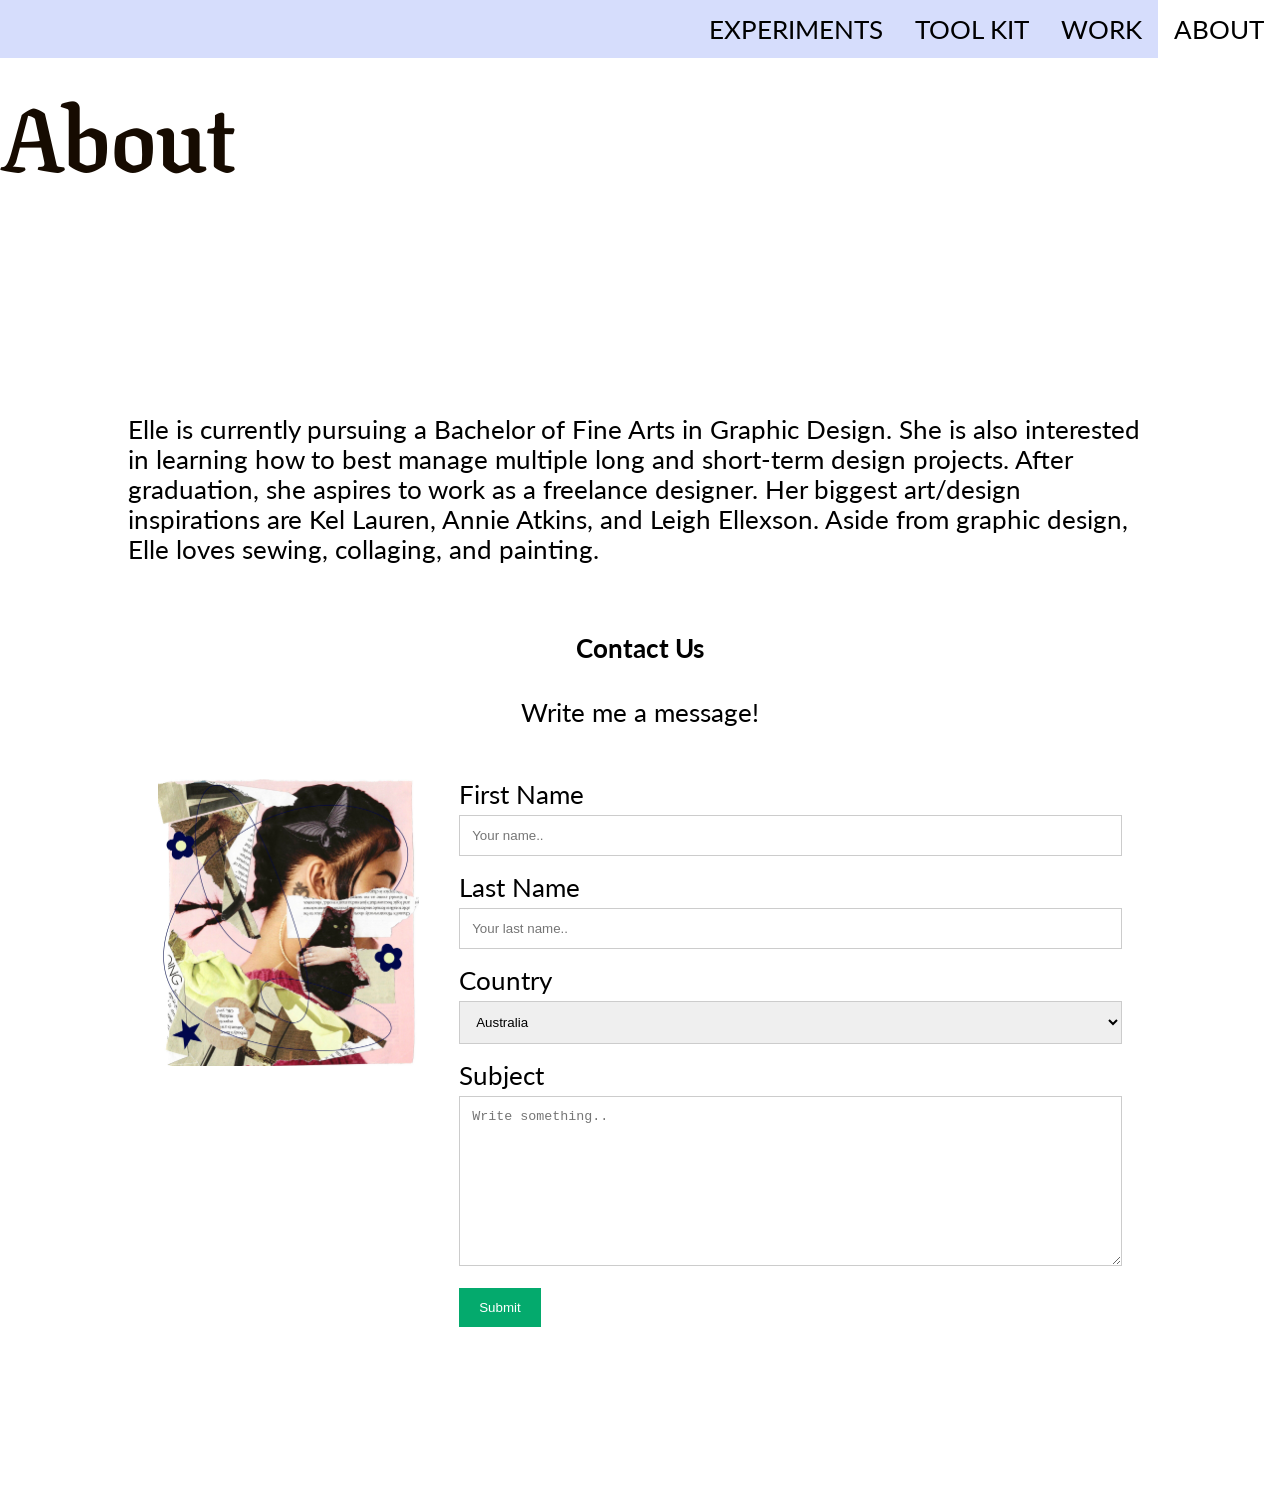
<file: index.html>
<!doctype html>
<html>
<head>
<meta charset="UTF-8">
<title>Portfolio</title>
<link href="style.css" rel="stylesheet" type="text/css">
	
<link rel="preconnect" href="https://fonts.googleapis.com">
<link rel="preconnect" href="https://fonts.gstatic.com" crossorigin>
<link href="https://fonts.googleapis.com/css2?family=Lato:ital,wght@0,100;0,300;0,400;0,700;0,900;1,100;1,300;1,400;1,700;1,900&display=swap " rel="stylesheet">

<link rel="preconnect" href="https://fonts.googleapis.com">
<link rel="preconnect" href="https://fonts.gstatic.com" crossorigin>
<link href="https://fonts.googleapis.com/css2?family=Texturina:ital,opsz,wght@0,12..72,800;1,12..72,800&display=swap" rel="stylesheet">
	
</head>

<body>
	
	<ul class="topnav">
	  <li><a class="active" href="index.html">ABOUT</a></li>
	  <li><a href="work.html">WORK</a></li>
	  <li><a href="toolkit.html">TOOL KIT</a></li>
	  <li><a href="experiments.html">EXPERIMENTS</a></li>
	</ul>
	
	<header>
	<h1> About </h1>
	</header>
	
	<section> 
		
	<p> Elle is currently pursuing a Bachelor of Fine Arts in Graphic Design. She is also interested in learning how to best manage multiple long and short-term design projects. After graduation, she aspires to work as a freelance designer. Her biggest art/design inspirations are Kel Lauren, Annie Atkins, and Leigh Ellexson. Aside from graphic design, Elle loves sewing, collaging, and painting.</p>
		
	<div class="container">
  <div style="text-align:center">
    <h4>Contact Us</h4>
    <p>Write me a message!</p>
  </div>
  <div class="row">
    <div class="columnLeft">
      <img src="Images/ElleFortman_Collage1.jpg" style="width:100%">
    </div>
    <div class="columnRight">
      <form action="/action_page.php">
        <label for="fname">First Name</label>
        <input type="text" id="fname" name="firstname" placeholder="Your name..">
        <label for="lname">Last Name</label>
        <input type="text" id="lname" name="lastname" placeholder="Your last name..">
        <label for="country">Country</label>
        <select id="country" name="country">
          <option value="australia">Australia</option>
          <option value="canada">Canada</option>
          <option value="usa">USA</option>
        </select>
        <label for="subject">Subject</label>
        <textarea id="subject" name="subject" placeholder="Write something.." style="height:170px"></textarea>
        <input type="submit" value="Submit">
      </form>
    </div>
  </div>
</div>
		</section>
	
</body>
</html>
</file>
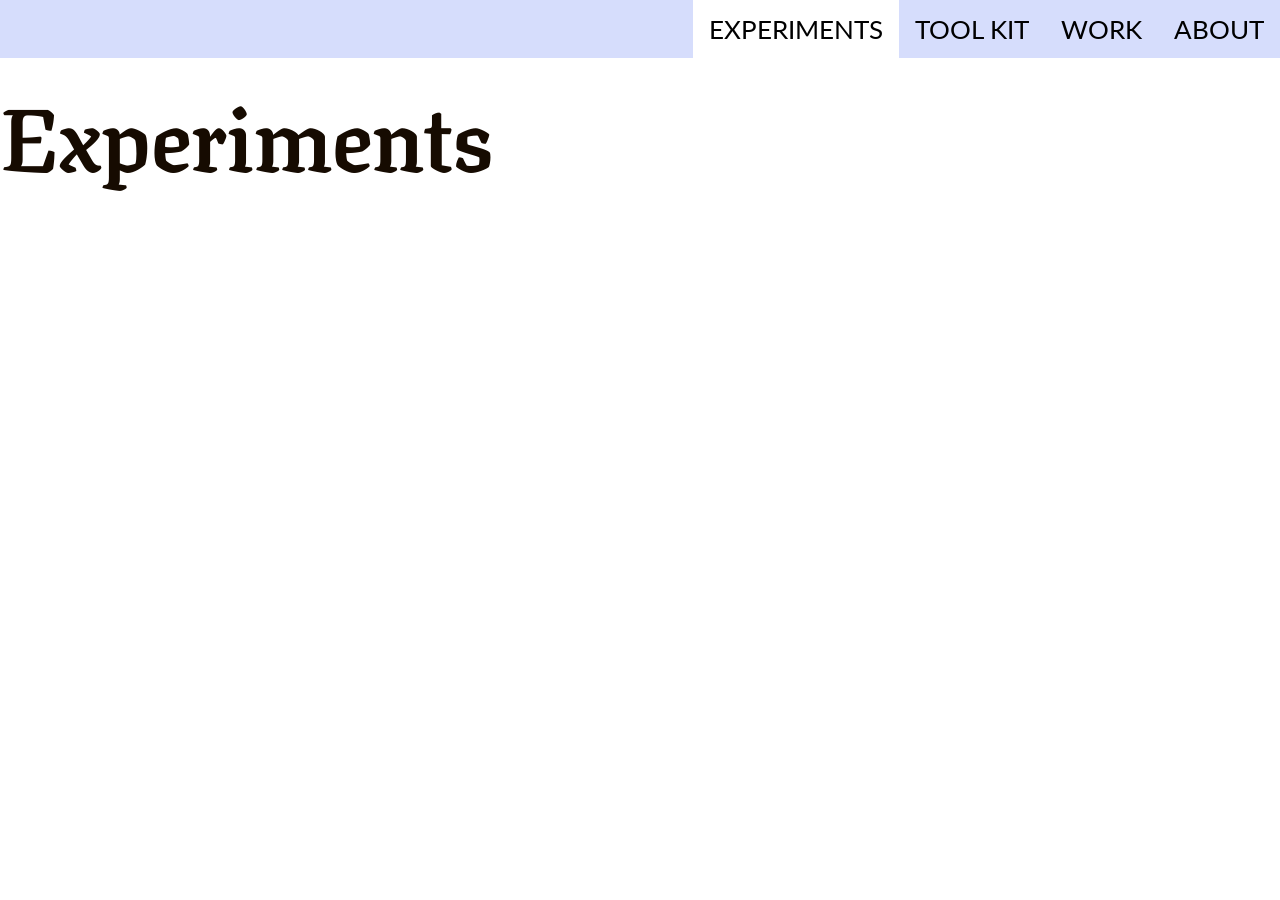
<file: Experiments.html>
<!doctype html>
<html>
<head>
<meta charset="UTF-8">
<title>Experiments</title>
<link href="style.css" rel="stylesheet" type="text/css">
</head>
	
<link rel="preconnect" href="https://fonts.googleapis.com">
<link rel="preconnect" href="https://fonts.gstatic.com" crossorigin>
<link href="https://fonts.googleapis.com/css2?family=Lato:ital,wght@0,100;0,300;0,400;0,700;0,900;1,100;1,300;1,400;1,700;1,900&display=swap " rel="stylesheet">

<link rel="preconnect" href="https://fonts.googleapis.com">
<link rel="preconnect" href="https://fonts.gstatic.com" crossorigin>
<link href="https://fonts.googleapis.com/css2?family=Texturina:ital,opsz,wght@0,12..72,800;1,12..72,800&display=swap" rel="stylesheet">

<body>
	
	<ul class="topnav">
	  <li><a href="index.html">ABOUT</a></li>
	  <li><a href="work.html">WORK</a></li>
	  <li><a href="toolkit.html">TOOL KIT</a></li>
	  <li><a class="active" href="experiments.html">EXPERIMENTS</a></li>
	</ul>
	
	<header>
	<h1> Experiments </h1>
	</header>
	
	
	
	
</body>
</html>
</file>
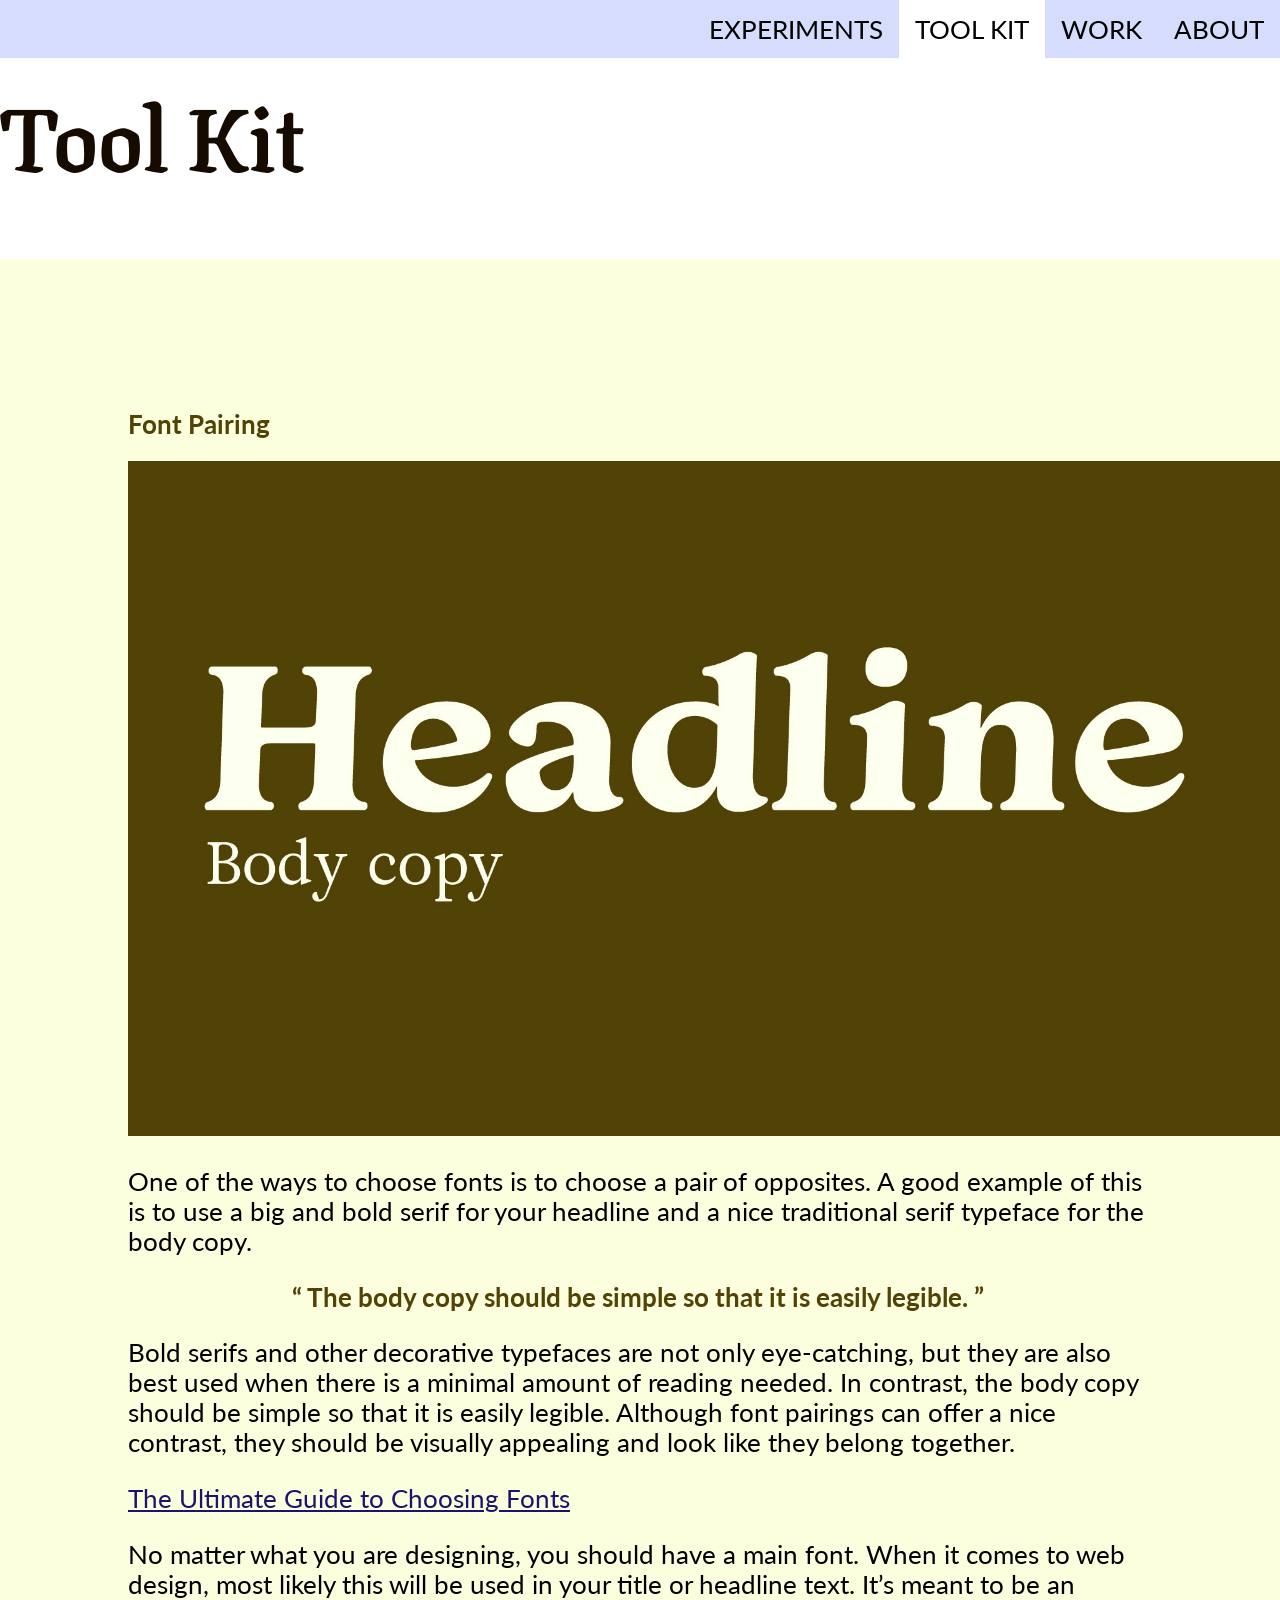
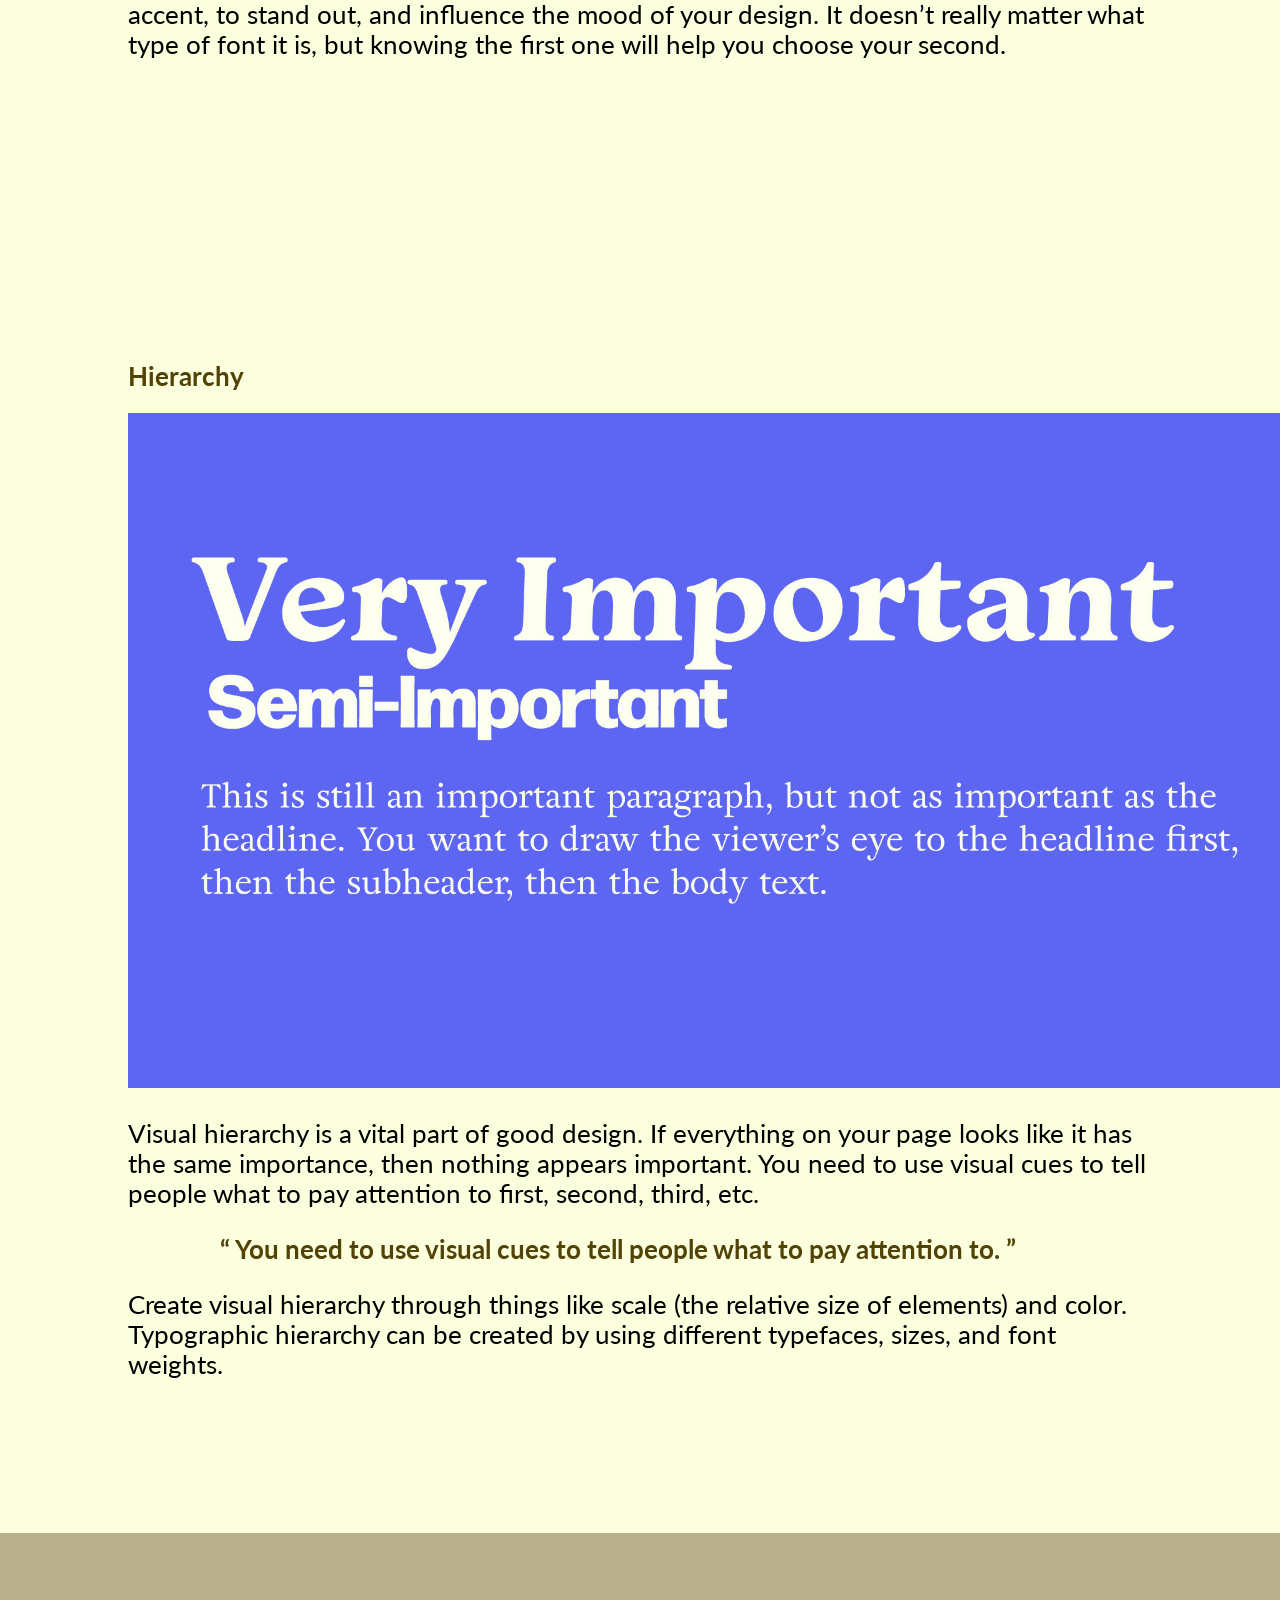
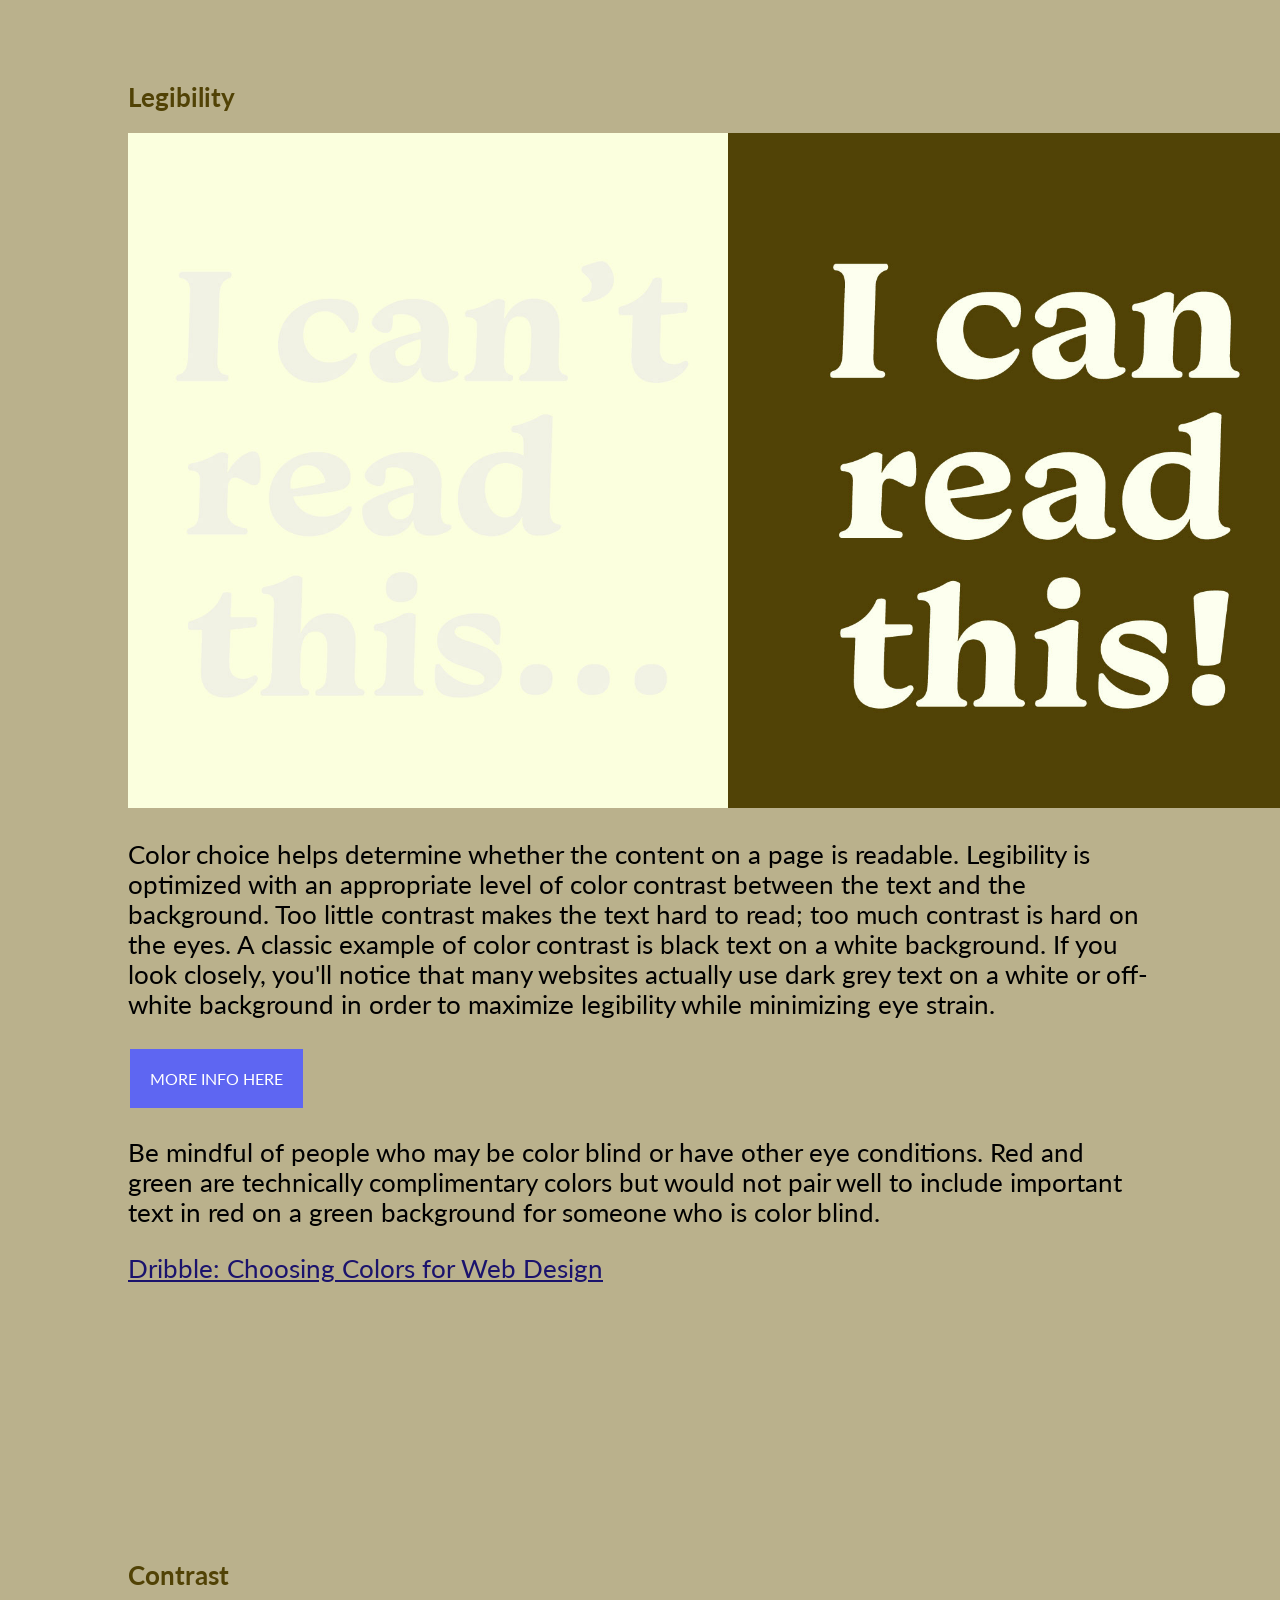
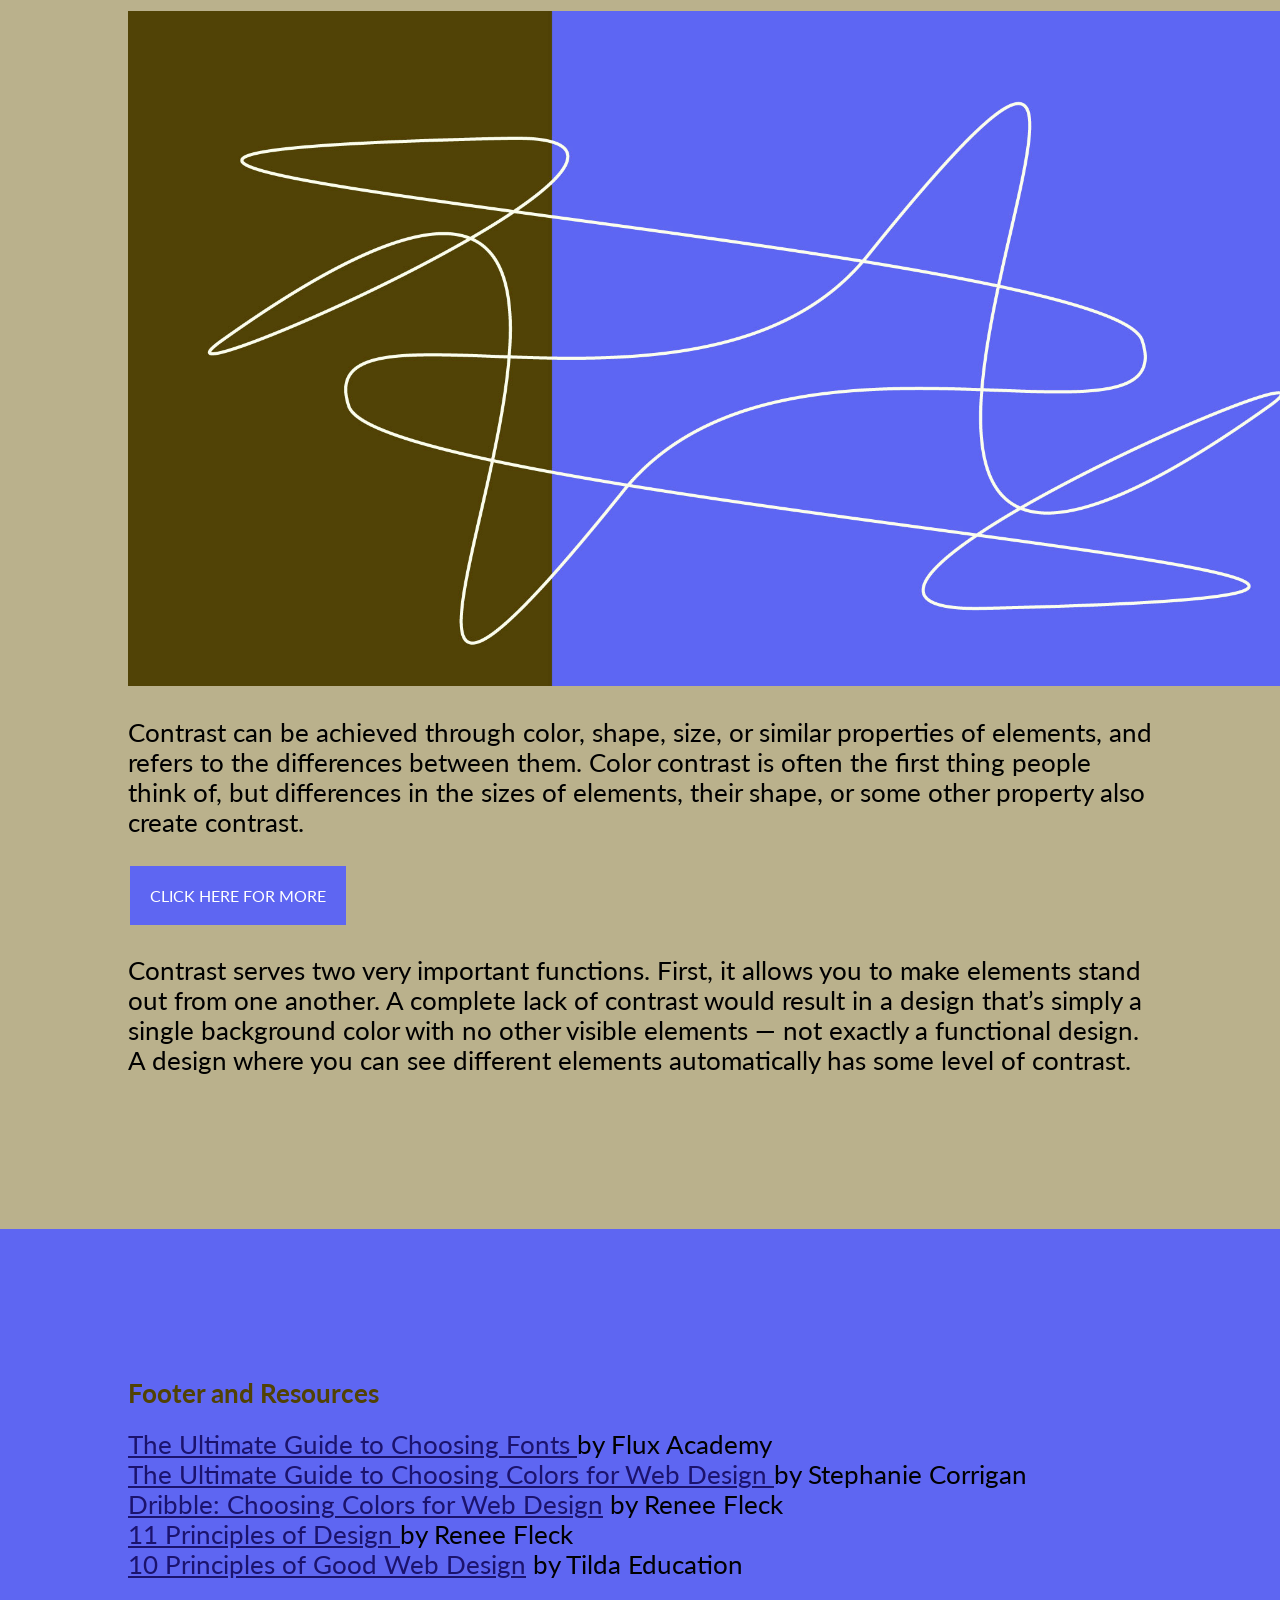
<file: ToolKit.html>
<!doctype html>
<html>
<head>
<meta charset="UTF-8">
<title>Tool Kit</title>
<link href="style.css" rel="stylesheet" type="text/css">
</head>	
	
<link rel="preconnect" href="https://fonts.googleapis.com">
<link rel="preconnect" href="https://fonts.gstatic.com" crossorigin>
<link href="https://fonts.googleapis.com/css2?family=Lato:ital,wght@0,100;0,300;0,400;0,700;0,900;1,100;1,300;1,400;1,700;1,900&display=swap " rel="stylesheet">

<link rel="preconnect" href="https://fonts.googleapis.com">
<link rel="preconnect" href="https://fonts.gstatic.com" crossorigin>
<link href="https://fonts.googleapis.com/css2?family=Texturina:ital,opsz,wght@0,12..72,800;1,12..72,800&display=swap" rel="stylesheet">

<body>
	
		<ul class="topnav">
	  <li><a href="index.html">ABOUT</a></li>
	  <li><a href="work.html">WORK</a></li>
	  <li><a class="active" href="toolkit.html">TOOL KIT</a></li>
	  <li><a href="experiments.html">EXPERIMENTS</a></li>
	</ul>
	
	<header>
	<h1> Tool Kit </h1>
	</header>
	
	<!--Typography Section-->
	<section class="sectionBG1">
	<h2> Font Pairing </h2>
	<img src="Images/fontpairing.jpg" alt="font pairing image" width="1200" height="auto"/> 
	<p> One of the ways to choose fonts is to choose a pair of opposites. A good example of this is to use a big and bold serif for your headline and a nice traditional serif typeface for the body copy. </p>
		
	<q class="qstyle1"> The body copy should be simple so that it is easily legible. </q>
	
	<p> Bold serifs and other decorative typefaces are not only eye-catching, but they are also best used when there is a minimal amount of reading needed. In contrast, the body copy should be simple so that it is easily legible. Although font pairings can offer a nice contrast, they should be visually appealing and look like they belong together. </p>
		
	<a href="https://www.flux-academy.com/blog/the-ultimate-guide-to-choosing-fonts" target="_blank"> The Ultimate Guide to Choosing Fonts </a>
		
	<p> No matter what you are designing, you should have a main font. When it comes to web design, most likely this will be used in your title or headline text. It’s meant to be an accent, to stand out, and influence the mood of your design. It doesn’t really matter what type of font it is, but knowing the first one will help you choose your second.</p>
	
	</section>
	
	<section class="sectionBG1">
	<h2> Hierarchy </h2>
	<img src="Images/hierarchy.jpg" alt="hierarchy image" width="1200" height="auto"/>
	<p> Visual hierarchy is a vital part of good design. If everything on your page looks like it has the same importance, then nothing appears important. You need to use visual cues to tell people what to pay attention to first, second, third, etc.</p>
	
	<q class="qstyle2"> You need to use visual cues to tell people what to pay attention to. </q>
		
	<p> Create visual hierarchy through things like scale (the relative size of elements) and color. Typographic hierarchy can be created by using different typefaces, sizes, and font weights.</p>
	</section>
	
	<section class="sectionBG2">
	<h2 class="h2cream"> Legibility </h2>
  	<img src="Images/legibility.jpg" alt="non-legible image" width="1200" height="auto"/>

	<p> Color choice helps determine whether the content on a page is readable. Legibility is optimized with an appropriate level of color contrast between the text and the background. Too little contrast makes the text hard to read; too much contrast is hard on the eyes. A classic example of color contrast is black text on a white background. If you look closely, you'll notice that many websites actually use dark grey text on a white or off-white background in order to maximize legibility while minimizing eye strain.</p>
		
	<div class="button">
			<a href="https://www.flux-academy.com/blog/ultimate-guide-to-choosing-colors-for-web-design" target="_blank">MORE INFO HERE</a>
		</div>
	
	<p> Be mindful of people who may be color blind or have other eye conditions. Red and green are technically complimentary colors but would not pair well to include important text in red on a green background for someone who is color blind.</p>
		
	<a href="https://dribbble.com/stories/2018/12/19/choosing-colors-for-web-design-a-practical-ui-color-application-guide" target="_blank"> Dribble: Choosing Colors for Web Design</a>
	
	</section>
	
	<section class="sectionBG2">
	<h2 class="h2cream"> Contrast </h2>
	<img src="Images/contrast.jpg" alt="contrasting colors image" width="1200" height="auto"/>
	<p> Contrast can be achieved through color, shape, size, or similar properties of elements, and refers to the differences between them. Color contrast is often the first thing people think of, but differences in the sizes of elements, their shape, or some other property also create contrast.</p>
		
	<div class="button">
			<a href="https://tilda.education/en/web-design-principles#color" target="_blank">CLICK HERE FOR MORE</a>
		</div>
		
	<p> Contrast serves two very important functions. First, it allows you to make elements stand out from one another. A complete lack of contrast would result in a design that’s simply a single background color with no other visible elements — not exactly a functional design. A design where you can see different elements automatically has some level of contrast.</p>
	</section>
	
	<footer>
	<h2 class="h3footer"> Footer and Resources </h2>
		
		<a href="https://www.flux-academy.com/blog/the-ultimate-guide-to-choosing-fonts" target="_blank"> The Ultimate Guide to Choosing Fonts </a> by Flux Academy
		<br>
		<a href="https://www.flux-academy.com/blog/ultimate-guide-to-choosing-colors-for-web-design" target="_blank"> The Ultimate Guide to Choosing Colors for Web Design </a> 	by Stephanie Corrigan
		<br>
		<a href="https://dribbble.com/stories/2018/12/19/choosing-colors-for-web-design-a-practical-ui-color-application-guide" target="_blank"> Dribble: Choosing Colors for 	Web Design</a> by Renee Fleck
		<br>
		<a href="https://dribbble.com/resources/education/principles-of-design" target="_blank"> 11 Principles of Design </a> by Renee Fleck
		<br> 
		<a href="https://tilda.education/en/web-design-principles" target="_blank"> 10 Principles of Good Web Design</a> by Tilda Education
	</footer>
		

	
	
</body>
</html>
</file>
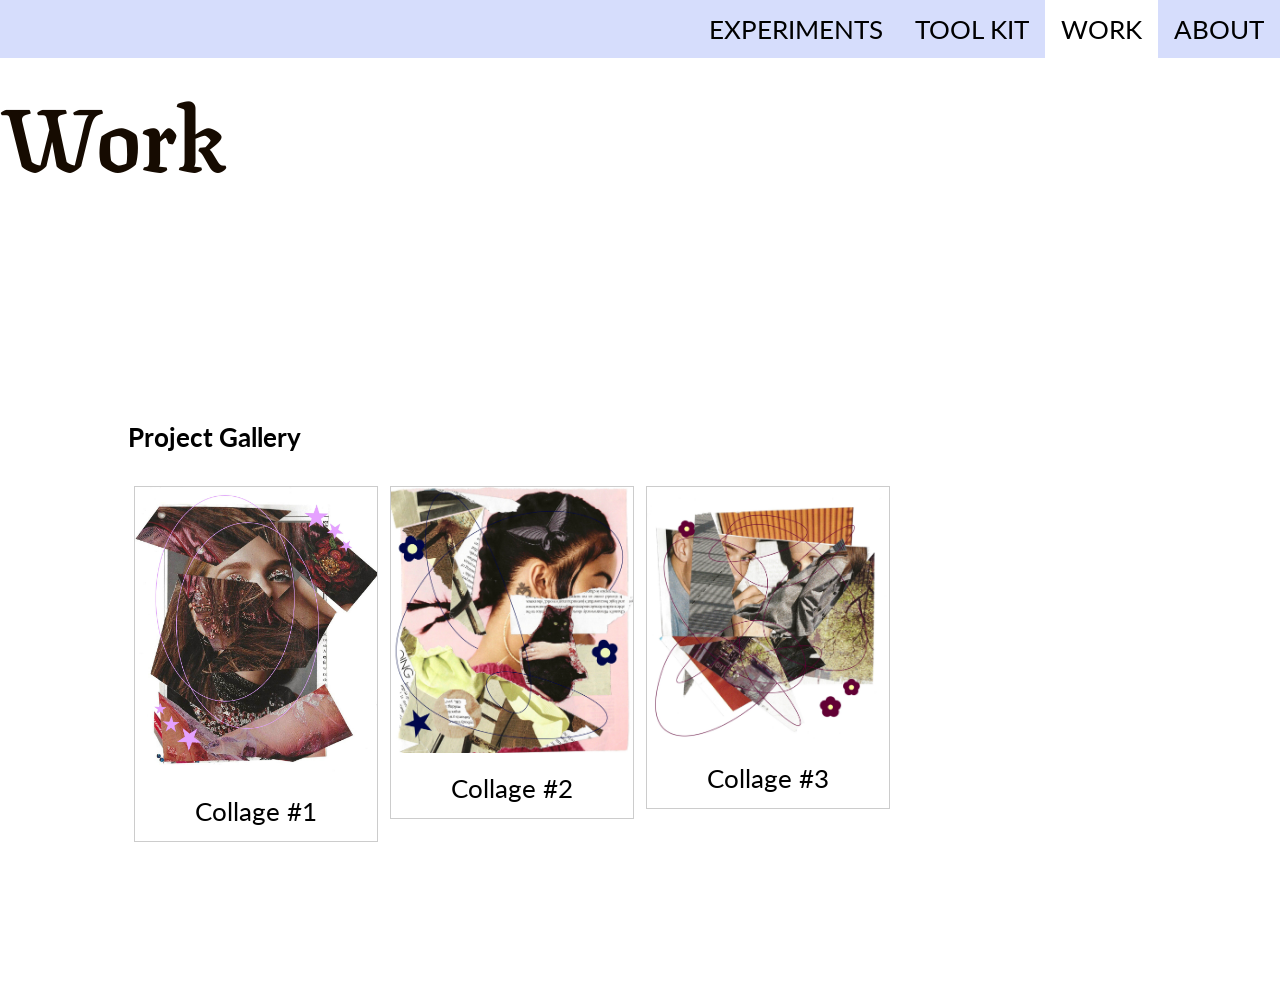
<file: Work.html>
<!doctype html>
<html>
<head>
<meta charset="UTF-8">
<title>Work</title>
<link href="style.css" rel="stylesheet" type="text/css">
	
<link rel="preconnect" href="https://fonts.googleapis.com">
<link rel="preconnect" href="https://fonts.gstatic.com" crossorigin>
<link href="https://fonts.googleapis.com/css2?family=Lato:ital,wght@0,100;0,300;0,400;0,700;0,900;1,100;1,300;1,400;1,700;1,900&display=swap " rel="stylesheet">

<link rel="preconnect" href="https://fonts.googleapis.com">
<link rel="preconnect" href="https://fonts.gstatic.com" crossorigin>
<link href="https://fonts.googleapis.com/css2?family=Texturina:ital,opsz,wght@0,12..72,800;1,12..72,800&display=swap" rel="stylesheet">
</head>

	
	<body>
	
	<ul class="topnav">
	  <li><a href="index.html">ABOUT</a></li>
	  <li><a class="active" href="work.html">WORK</a></li>
	  <li><a href="toolkit.html">TOOL KIT</a></li>
	  <li><a href="experiments.html">EXPERIMENTS</a></li>
	</ul>

	<header>
	<h1> Work </h1>
	</header>
	
	<section>

<h4>Project Gallery</h4>

<div class="responsive">
  <div class="gallery">
      <img id="myImg" src="Images/ElleFortman_Collage 2.jpg" alt="Collage 1" width="600" height="400">
    <div class="desc">Collage #1</div>
  </div>
</div>


<div class="responsive">
  <div class="gallery">
      <img id="myImg1" src="Images/ElleFortman_Collage1.jpg" alt="Collage 2" width="600" height="400">
    <div class="desc">Collage #2</div>
  </div>
</div>

<div class="responsive">
  <div class="gallery">
      <img id= "myImg2" src="Images/ElleFortman_Collage 3.jpg" alt="Collage 3" width="600" height="400">
    <div class="desc">Collage #3</div>
  </div>
</div>

<!-- 4th portfolio work
<div class="responsive">
  <div class="gallery">
    <a target="_blank" href="Images/typepairing.png">
      <img src="Images/typepairing.png" alt="Mountains" width="600" height="400">
    </a>
    <div class="desc">Add a description of the image here</div>
  </div>
</div>-->

<div class="clearfix"></div>

<div style="padding:6px;">
</div>
	
	
<!-- The Modal -->
<div id="myModal" class="modal">
  <span class="close">&times;</span>
  <img class="modal-content" id="img01">
  <div id="caption"></div>
</div>

<script>
// Get the modal
var modal = document.getElementById("myModal");

// Get the image and insert it inside the modal - use its "alt" text as a caption
var img = document.getElementById("myImg");
var modalImg = document.getElementById("img01");
var captionText = document.getElementById("caption");
img.onclick = function(){
  modal.style.display = "block";
  modalImg.src = this.src;
  captionText.innerHTML = this.alt;
}

var img = document.getElementById("myImg1");
var modalImg = document.getElementById("img01");
var captionText = document.getElementById("caption");
img.onclick = function(){
  modal.style.display = "block";
  modalImg.src = this.src;
  captionText.innerHTML = this.alt;
}

var img = document.getElementById("myImg2");
var modalImg = document.getElementById("img01");
var captionText = document.getElementById("caption");
img.onclick = function(){
  modal.style.display = "block";
  modalImg.src = this.src;
  captionText.innerHTML = this.alt;
}

// Get the <span> element that closes the modal
var span = document.getElementsByClassName("close")[0];

// When the user clicks on <span> (x), close the modal
span.onclick = function() { 
  modal.style.display = "none";
}
</script>
</section>

</body>
</html>
</file>
<file: style.css>
@charset "UTF-8";

body {
	
	font-family: "Lato", sans-serif;
  	font-weight: 400;
  	font-style: normal;
	font-size: 1.6em;
	font-color: #514205;
  	font-variation-settings:
    "width" 100;

	margin: 0;
	
}

h1	{
  font-family: "Texturina", serif;
  font-optical-sizing: auto;
  font-weight: 700;
  font-style: normal;
	font-size: 7vw;
	color: #160b01;
}

h2	{
  	font-family: "Lato", sans-serif;
  	font-weight: 700;
  	font-style: normal;
	font-size: 2vw;
	color: #514205;
}

h3{
	font-family: "Lato", sans-serif;
  	font-weight: 700;
  	font-style: normal;
	font-size: 2vw;
	color: #514205;
}

section {
	
	padding: 7%;

}

/*quote styling for font pairing section*/
.qstyle1{
	font-family: "Lato", sans-serif;
  	font-weight: 700;
  	font-style: normal;
	font-size: 2vw;
	color: #514205;
	padding: 16%;

}

/*quorte styling for hierarchy section*/
.qstyle2{
	font-family: "Lato", sans-serif;
  	font-weight: 700;
  	font-style: normal;
	font-size: 2vw;
	color: #514205;
	padding: 9%;
}


section {
	padding: 10%;
}

.sectionBG1{
	background-color: #fcffde;
}

/*background color for color principle sections*/
.sectionBG2{
	background-color: #bab18c;
	overflow:auto;
	
}

footer {
	padding: 10%;
	background-color: #5e66f2

}

a {
	/*text-decoration: none;*/
	color: #1b136d;
}


a:hover {
	
	color: #cad2ff;
}

/*text-decoration: none;
.content a {
	
	color:#514205;
	
}

.content-hover a {
	
	color: #bab18c;
}

.site-footer a {
	
	color:#fcffde;
}


.footer-hover a {
	
	color: #bab18c;
}
*/


.button a {
  background-color: #5e66f2;
  border: none;
  color: white;
  padding: 20px;
  text-align: center;
  text-decoration: none;
  display: inline-block;
  font-size: 16px;
  margin: 4px 2px;
  cursor: pointer;
	border-radius: 5 px;
}


.button a:hover {
	background-color:#514205;
}

.center{
	
	display: flex;
	justify-content: center;
		
}

.left{
	
	float: left;
	padding-right: 40px;
	padding-bottom: 30px;
}

.right{
	
	float: right;
	
}

active {
	
	
}

/* Image Gallery*/
div.gallery {
  border: 1px solid #ccc;
}

div.gallery:hover {
  border: 1px solid #777;
}

div.gallery img {
  width: 100%;
  height: auto;
}

div.desc {
  padding: 15px;
  text-align: center;
}

* {
  box-sizing: border-box;
}

.responsive {
  padding: 0 6px;
  float: left;
  width: 24.99999%;
}

@media only screen and (max-width: 700px) {
  .responsive {
    width: 49.99999%;
    margin: 6px 0;
  }
}

@media only screen and (max-width: 500px) {
  .responsive {
    width: 100%;
  }
}

.clearfix:after {
  content: "";
  display: table;
  clear: both;
}


.button a {
  background-color: #5e66f2;
  border: none;
  color: white;
  padding: 20px;
  text-align: center;
  text-decoration: none;
  display: inline-block;
  font-size: 16px;
  margin: 4px 2px;
  cursor: pointer;
	border-radius: 5 px;
}


.button a:hover {
	background-color: #514205;
}

.center{
	
	display: flex;
	justify-content: center;
		
}

.left{
	
	float: left;
	padding-right: 40px;
	padding-bottom: 30px;
}

.right{
	
	float: right;
	
}


ul.topnav {
	position: fixed;
	width: 100%;
	top: 0px;
  list-style-type: none;
  margin: 0;
  padding: 0;
  overflow: hidden;
  background-color: #d6ddfc;
}

ul.topnav li {float: right;}

ul.topnav li a {
  display: block;
  color: black;
  text-align: center;
  padding: 14px 16px;
  text-decoration: none;
}

ul.topnav li a:hover:not(.active) {background-color: #eaf4cb;}

ul.topnav li a.active {background-color: #ffffff;}

ul.topnav li.right {float: right;}

@media screen and (max-width: 600px) {
  ul.topnav li.right, 
  ul.topnav li {float: none;}
}

.flexContainer {
	display: flex;
  	background-color: DodgerBlue;
	flex-direction: row;
	justify-content: flex-start;
	text-align: center;
}	

.flexContainer div {
	padding: 100px
	
}

.leftImage {
	
	float: left;
	margin-right: 20 px;
	margin-left: 20 px;
	
}

article {
	
	
}


/* Contact Form */
* {
  box-sizing: border-box;
}

/* Style inputs */
input[type=text], select, textarea {
  width: 100%;
  padding: 12px;
  border: 1px solid #ccc;
  margin-top: 6px;
  margin-bottom: 16px;
  resize: vertical;
}

input[type=submit] {
  background-color: #04AA6D;
  color: white;
  padding: 12px 20px;
  border: none;
  cursor: pointer;
}

input[type=submit]:hover {
  background-color: #45a049;
}

/* Style the container/contact section */
.container {
  border-radius: 5px;
  /*background-color: #f2f2f2;*/
  padding: 10px;
}

/* Create two columns that float next to eachother */
.columnLeft {
  float: left;
  width: 30%;
  margin-top: 6px;
  padding: 20px;
}

.columnRight {
	
  float: left;
  width: 70%;
  margin-top: 6px;
  padding: 20px;
	
}

/* Clear floats after the columns */
.row:after {
  content: "";
  display: table;
  clear: both;
}

/* Responsive layout - when the screen is less than 600px wide, make the two columns stack on top of each other instead of next to each other */
@media screen and (max-width: 600px) {
  .column, input[type=submit] {
    width: 100%;
    margin-top: 0;
  }
}

#myImg {
  border-radius: 5px;
  cursor: pointer;
  transition: 0.3s;
}

#myImg1 {
  border-radius: 5px;
  cursor: pointer;
  transition: 0.3s;
}

#myImg2 {
  border-radius: 5px;
  cursor: pointer;
  transition: 0.3s;
}

#myImg:hover {opacity: 0.7;}

#myImg1:hover {opacity: 0.7;}

#myImg2:hover {opacity: 0.7;}

/* The Modal (background) */
.modal {
  display: none; /* Hidden by default */
  position: fixed; /* Stay in place */
  z-index: 1; /* Sit on top */
  padding-top: 100px; /* Location of the box */
  left: 0;
  top: 0;
  width: 100%; /* Full width */
  height: 100%; /* Full height */
  overflow: auto; /* Enable scroll if needed */
  background-color: rgb(0,0,0); /* Fallback color */
  background-color: rgba(0,0,0,0.9); /* Black w/ opacity */
}

/* Modal Content (image) */
.modal-content {
  margin: auto;
  display: block;
  width: 80%;
  max-width: 700px;
}

/* Caption of Modal Image */
#caption {
  margin: auto;
  display: block;
  width: 80%;
  max-width: 700px;
  text-align: center;
  color: #ccc;
  padding: 10px 0;
  height: 150px;
}

/* Add Animation */
.modal-content, #caption {  
  -webkit-animation-name: zoom;
  -webkit-animation-duration: 0.6s;
  animation-name: zoom;
  animation-duration: 0.6s;
}

@-webkit-keyframes zoom {
  from {-webkit-transform:scale(0)} 
  to {-webkit-transform:scale(1)}
}

@keyframes zoom {
  from {transform:scale(0)} 
  to {transform:scale(1)}
}

/* The Close Button */
.close {
  position: absolute;
  top: 15px;
  right: 35px;
  color: #f1f1f1;
  font-size: 40px;
  font-weight: bold;
  transition: 0.3s;
}

.close:hover,
.close:focus {
  color: #bbb;
  text-decoration: none;
  cursor: pointer;
}
</file>
